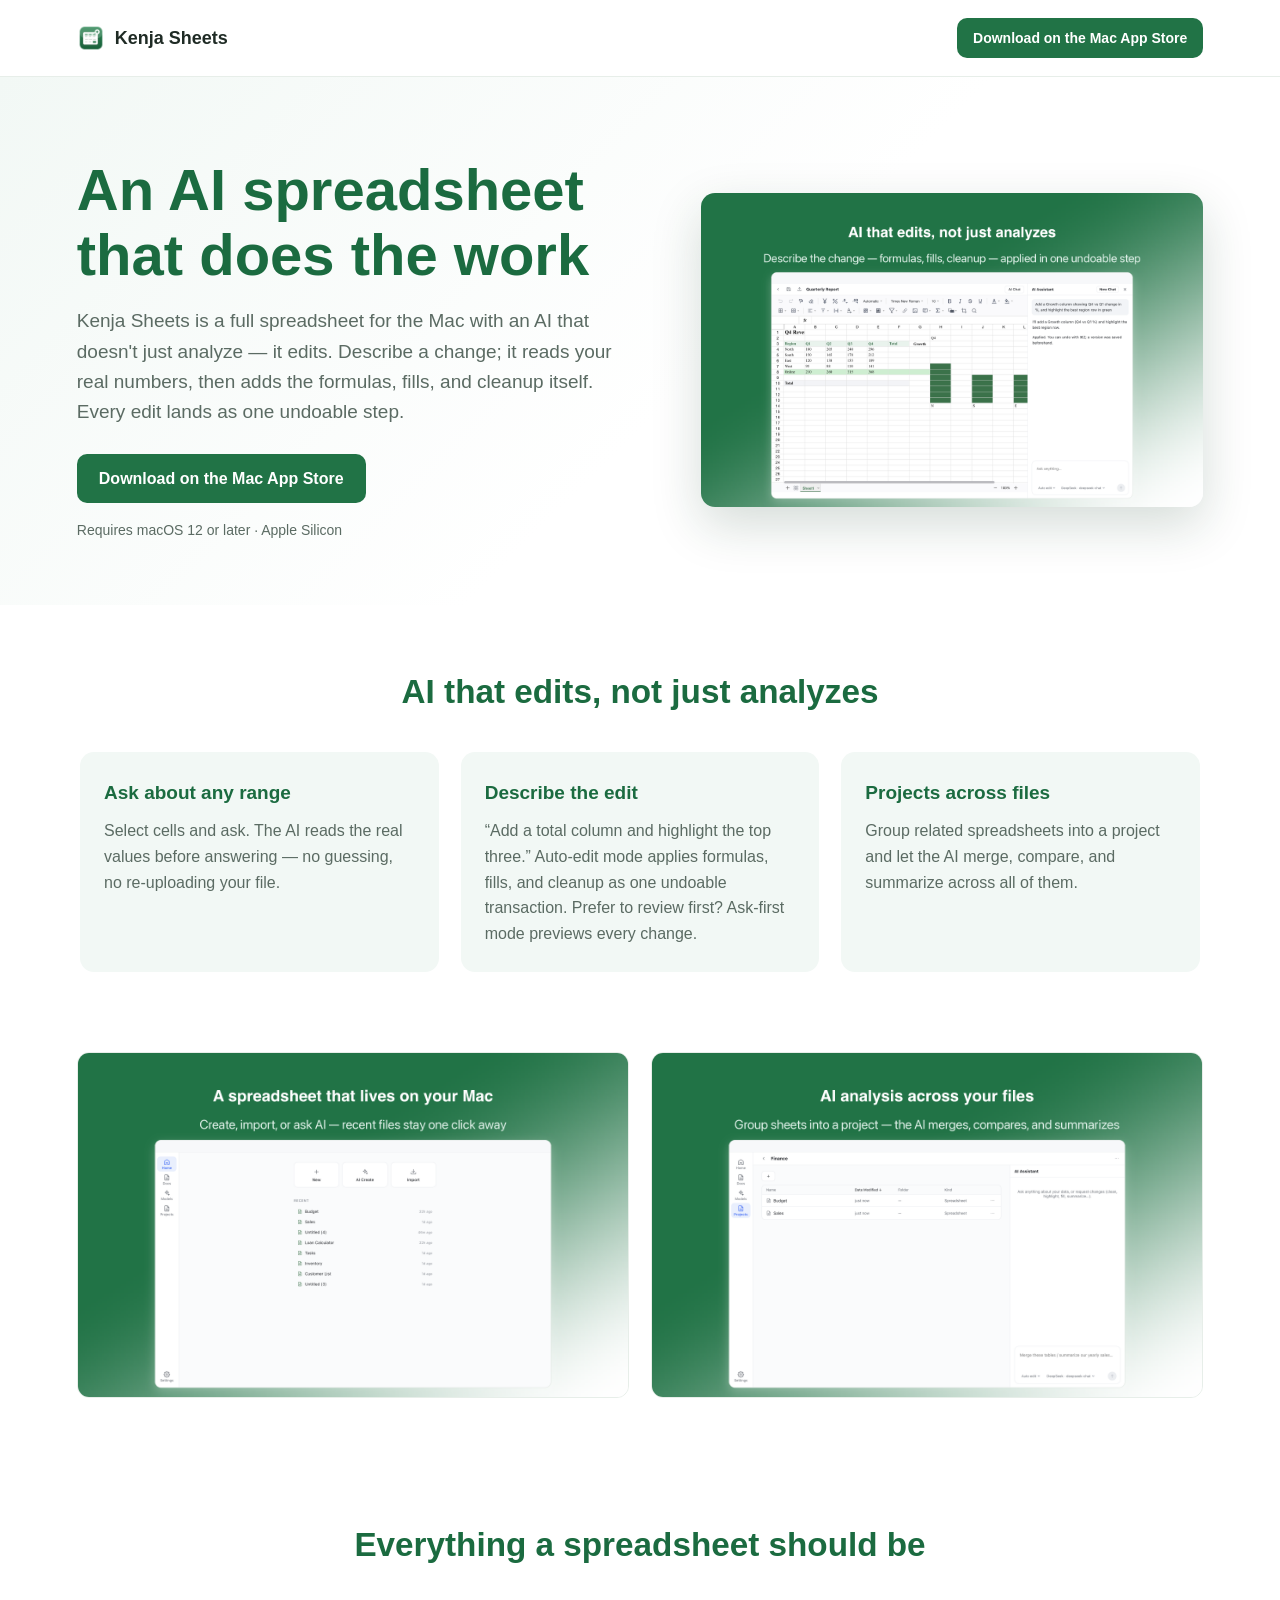
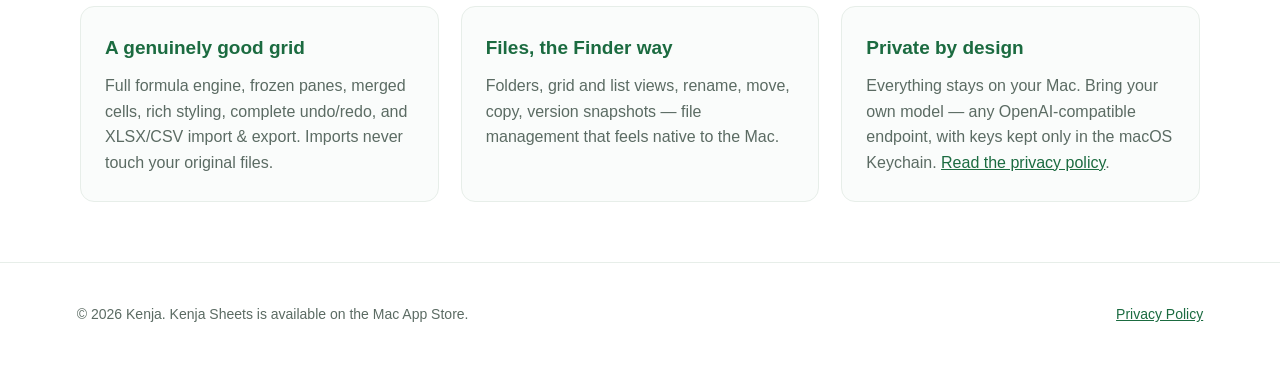
<file: index.html>
<!doctype html>
<html lang="en">
<head>
  <meta charset="utf-8">
  <meta name="viewport" content="width=device-width, initial-scale=1">
  <title>Kenja Sheets — The AI spreadsheet for Mac</title>
  <meta name="description" content="Kenja Sheets is an AI spreadsheet for Mac. Select a range and ask, or describe a change — the AI reads your real numbers, adds formulas, fills, and cleanup, as one undoable step.">
  <link rel="canonical" href="https://kenjahub.github.io/KenjaSheets/">
  <meta property="og:type" content="website">
  <meta property="og:site_name" content="Kenja Sheets">
  <meta property="og:title" content="Kenja Sheets — The AI spreadsheet for Mac">
  <meta property="og:description" content="An AI that doesn't just analyze — it edits. Every change lands as one undoable step.">
  <meta property="og:url" content="https://kenjahub.github.io/KenjaSheets/">
  <meta property="og:image" content="https://kenjahub.github.io/KenjaSheets/assets/titled-03-editor-ai.png">
  <meta name="twitter:card" content="summary_large_image">
  <link rel="icon" type="image/png" href="assets/icon.png">
  <link rel="stylesheet" href="assets/site.css">
  <!-- TODO: replace kenjahub.github.io URLs with the custom domain once set -->
  <script type="application/ld+json">
  {
    "@context": "https://schema.org",
    "@type": "SoftwareApplication",
    "name": "Kenja Sheets",
    "operatingSystem": "macOS 12.0",
    "applicationCategory": "BusinessApplication",
    "description": "AI spreadsheet for Mac. Ask about a selected range, or describe a change — the AI reads your real numbers and edits the sheet in one undoable step.",
    "offers": { "@type": "Offer", "price": "0", "priceCurrency": "USD" },
    "author": { "@type": "Organization", "name": "Kenja" }
  }
  </script>
</head>
<body>
  <header class="nav">
    <a class="brand" href="./"><img src="assets/icon.png" alt="Kenja Sheets icon">Kenja Sheets</a>
    <a class="cta small" href="https://apps.apple.com/app/kenja-sheets/idPLACEHOLDER">Download on the Mac App Store</a>
  </header>

  <main>
    <section class="hero">
      <div class="hero-copy">
        <h1>An AI spreadsheet<br>that does the work</h1>
        <p class="lead">Kenja Sheets is a full spreadsheet for the Mac with an AI that doesn't just analyze — it edits. Describe a change; it reads your real numbers, then adds the formulas, fills, and cleanup itself. Every edit lands as one undoable step.</p>
        <div class="cta-row">
          <!-- TODO: replace with the real App Store link after the app goes live -->
          <a class="cta" href="https://apps.apple.com/app/kenja-sheets/idPLACEHOLDER">Download on the Mac App Store</a>
          <span class="cta-note">Requires macOS 12 or later · Apple Silicon</span>
        </div>
      </div>
      <img class="hero-shot" src="assets/titled-03-editor-ai.png" alt="Kenja Sheets applying an AI edit: a new column with formulas and highlight, undoable in one step">
    </section>

    <section class="features">
      <h2>AI that edits, not just analyzes</h2>
      <div class="cards">
        <div class="card">
          <h3>Ask about any range</h3>
          <p>Select cells and ask. The AI reads the real values before answering — no guessing, no re-uploading your file.</p>
        </div>
        <div class="card">
          <h3>Describe the edit</h3>
          <p>“Add a total column and highlight the top three.” Auto-edit mode applies formulas, fills, and cleanup as one undoable transaction. Prefer to review first? Ask-first mode previews every change.</p>
        </div>
        <div class="card">
          <h3>Projects across files</h3>
          <p>Group related spreadsheets into a project and let the AI merge, compare, and summarize across all of them.</p>
        </div>
      </div>
    </section>

    <section class="shots">
      <img src="assets/titled-01-home.png" alt="Kenja Sheets home with New, AI Create, Import and recent documents">
      <img src="assets/titled-04-projects.png" alt="A project workspace with several sheets and the AI panel analyzing across files">
    </section>

    <section class="features secondary">
      <h2>Everything a spreadsheet should be</h2>
      <div class="cards">
        <div class="card">
          <h3>A genuinely good grid</h3>
          <p>Full formula engine, frozen panes, merged cells, rich styling, complete undo/redo, and XLSX/CSV import &amp; export. Imports never touch your original files.</p>
        </div>
        <div class="card">
          <h3>Files, the Finder way</h3>
          <p>Folders, grid and list views, rename, move, copy, version snapshots — file management that feels native to the Mac.</p>
        </div>
        <div class="card">
          <h3>Private by design</h3>
          <p>Everything stays on your Mac. Bring your own model — any OpenAI-compatible endpoint, with keys kept only in the macOS Keychain. <a href="privacy/">Read the privacy policy</a>.</p>
        </div>
      </div>
    </section>
  </main>

  <footer>
    <p>© 2026 Kenja. Kenja Sheets is available on the Mac App Store.</p>
    <p><a href="privacy/">Privacy Policy</a></p>
  </footer>
</body>
</html>
</file>
<file: assets/site.css>
/* Kenja Sheets marketing site — brand: Excel green on light */
:root {
  --green: #217346;
  --green-dark: #1b6b40;
  --ink: #1f2b25;
  --muted: #5b6b63;
  --paper: #ffffff;
  --mint: #f2f8f5;
}

* { box-sizing: border-box; }

body {
  margin: 0;
  font-family: -apple-system, BlinkMacSystemFont, "Segoe UI", Helvetica, Arial, sans-serif;
  color: var(--ink);
  background: var(--paper);
  line-height: 1.6;
}

a { color: var(--green-dark); }

/* nav */
.nav {
  display: flex;
  align-items: center;
  justify-content: space-between;
  padding: 18px 6vw;
  border-bottom: 1px solid #e7eee9;
  position: sticky;
  top: 0;
  background: rgba(255, 255, 255, 0.92);
  backdrop-filter: blur(8px);
}
.brand {
  display: flex;
  align-items: center;
  gap: 10px;
  font-weight: 700;
  font-size: 18px;
  color: var(--ink);
  text-decoration: none;
}
.brand img { width: 28px; height: 28px; border-radius: 7px; }

/* buttons */
.cta {
  display: inline-block;
  background: var(--green);
  color: #fff;
  font-weight: 600;
  text-decoration: none;
  padding: 12px 22px;
  border-radius: 10px;
  transition: background 0.15s;
}
.cta:hover { background: var(--green-dark); }
.cta.small { padding: 9px 16px; font-size: 14px; }
.cta-note { color: var(--muted); font-size: 14px; }

/* hero */
.hero {
  display: grid;
  grid-template-columns: minmax(320px, 560px) 1fr;
  gap: 5vw;
  align-items: center;
  padding: 9vh 6vw 7vh;
  background: linear-gradient(135deg, var(--mint) 0%, #ffffff 55%);
}
.hero h1 {
  font-size: clamp(34px, 4.6vw, 58px);
  line-height: 1.12;
  margin: 0 0 18px;
  color: var(--green-dark);
}
.hero .lead { font-size: clamp(16px, 1.5vw, 19px); color: var(--muted); margin: 0 0 26px; }
.hero-shot {
  width: 100%;
  height: auto;
  border-radius: 14px;
  box-shadow: 0 18px 50px rgba(24, 60, 40, 0.18);
}
.cta-row { display: flex; align-items: center; gap: 16px; flex-wrap: wrap; }

/* sections */
.features { padding: 60px 6vw; }
.features h2 { text-align: center; font-size: clamp(24px, 2.6vw, 34px); color: var(--green-dark); margin: 0 0 34px; }
.cards {
  display: grid;
  grid-template-columns: repeat(auto-fit, minmax(260px, 1fr));
  gap: 22px;
  max-width: 1120px;
  margin: 0 auto;
}
.card {
  background: var(--mint);
  border-radius: 14px;
  padding: 26px 24px;
}
.card h3 { margin: 0 0 10px; font-size: 19px; color: var(--green-dark); }
.card p { margin: 0; color: var(--muted); }
.features.secondary .card { background: #fafcfb; border: 1px solid #e7eee9; }

.shots {
  display: grid;
  grid-template-columns: repeat(auto-fit, minmax(320px, 1fr));
  gap: 22px;
  padding: 20px 6vw 60px;
  max-width: 1280px;
  margin: 0 auto;
}
.shots img {
  width: 100%;
  height: auto;
  border-radius: 12px;
  border: 1px solid #e7eee9;
}

/* footer */
footer {
  border-top: 1px solid #e7eee9;
  padding: 26px 6vw;
  color: var(--muted);
  font-size: 14px;
  display: flex;
  justify-content: space-between;
  flex-wrap: wrap;
  gap: 8px;
}

/* privacy page */
.article { max-width: 760px; margin: 0 auto; padding: 48px 6vw 80px; }
.article h1 { color: var(--green-dark); }
.article h2 { font-size: 20px; margin-top: 34px; }
.article p, .article li { color: #37423c; }
.article .meta { color: var(--muted); font-size: 14px; }

@media (max-width: 880px) {
  .hero { grid-template-columns: 1fr; padding-top: 6vh; }
  .hero-shot { order: -1; }
}
</file>
